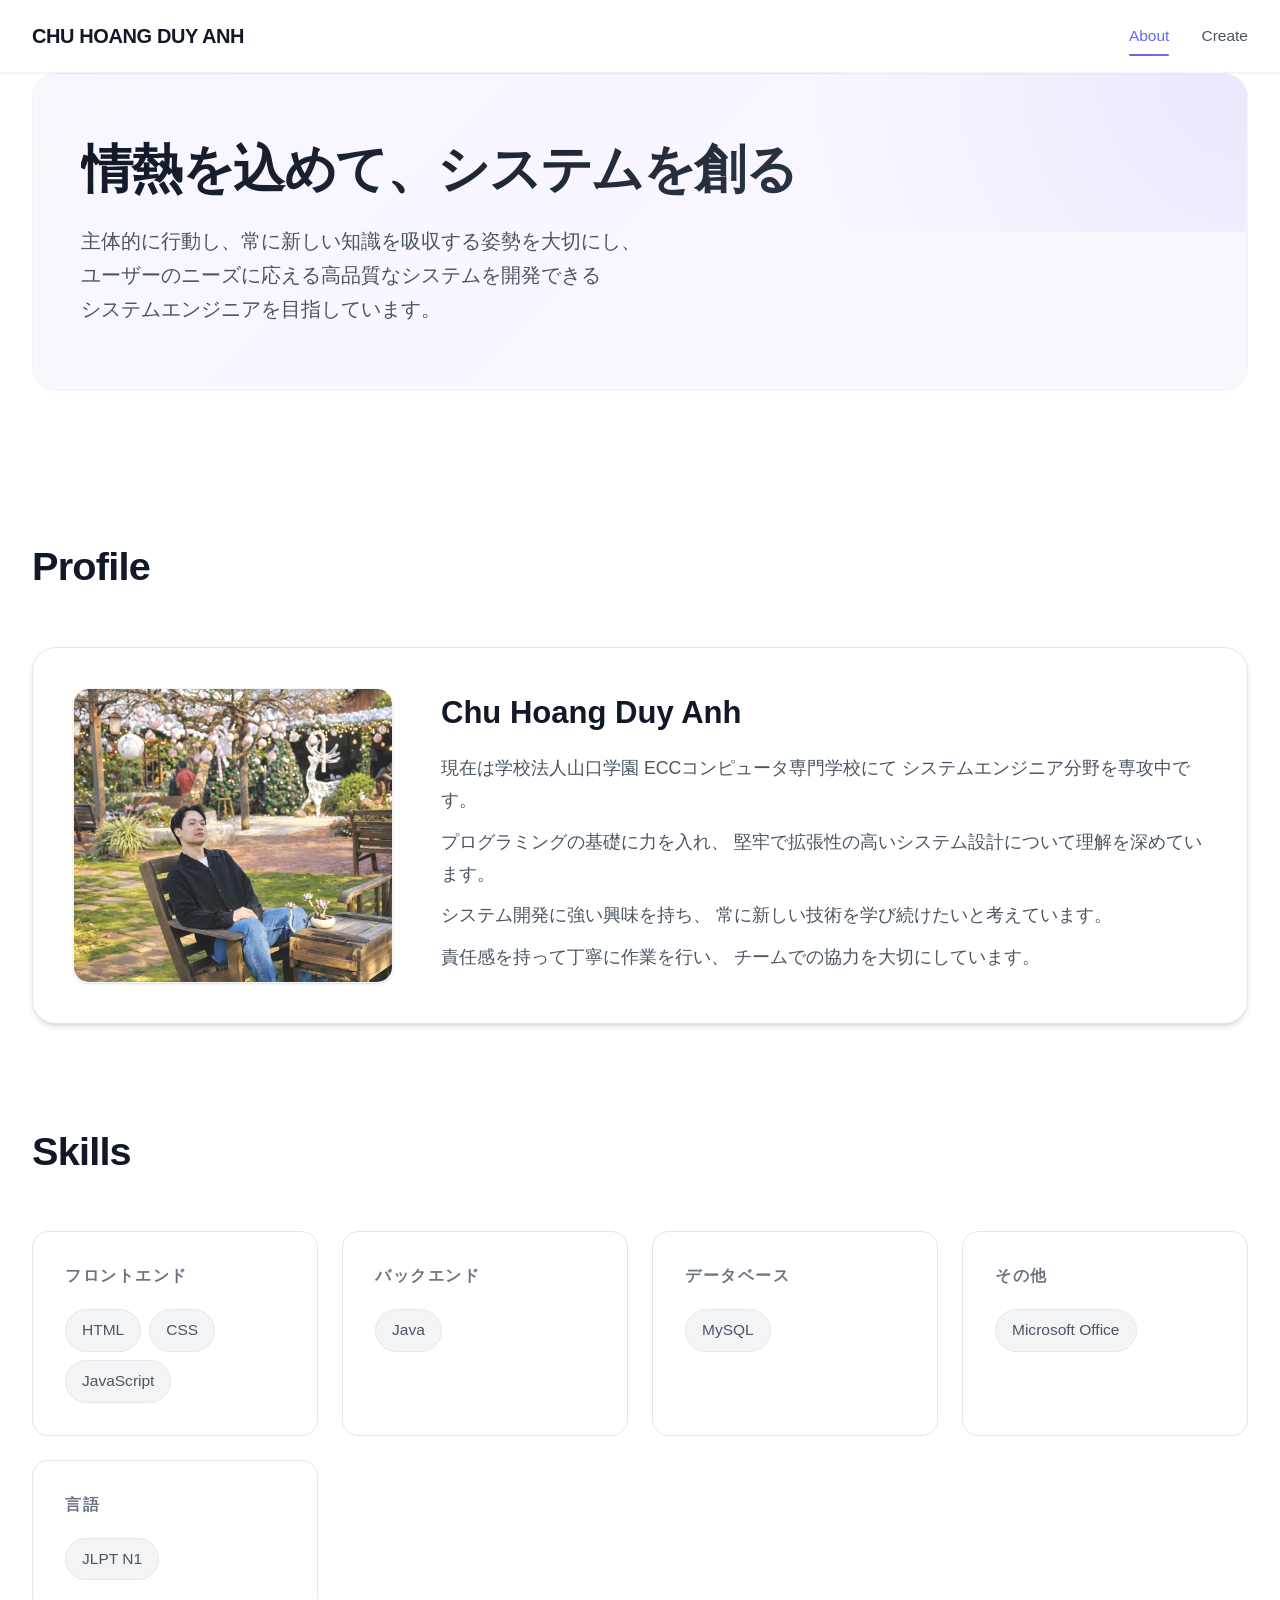
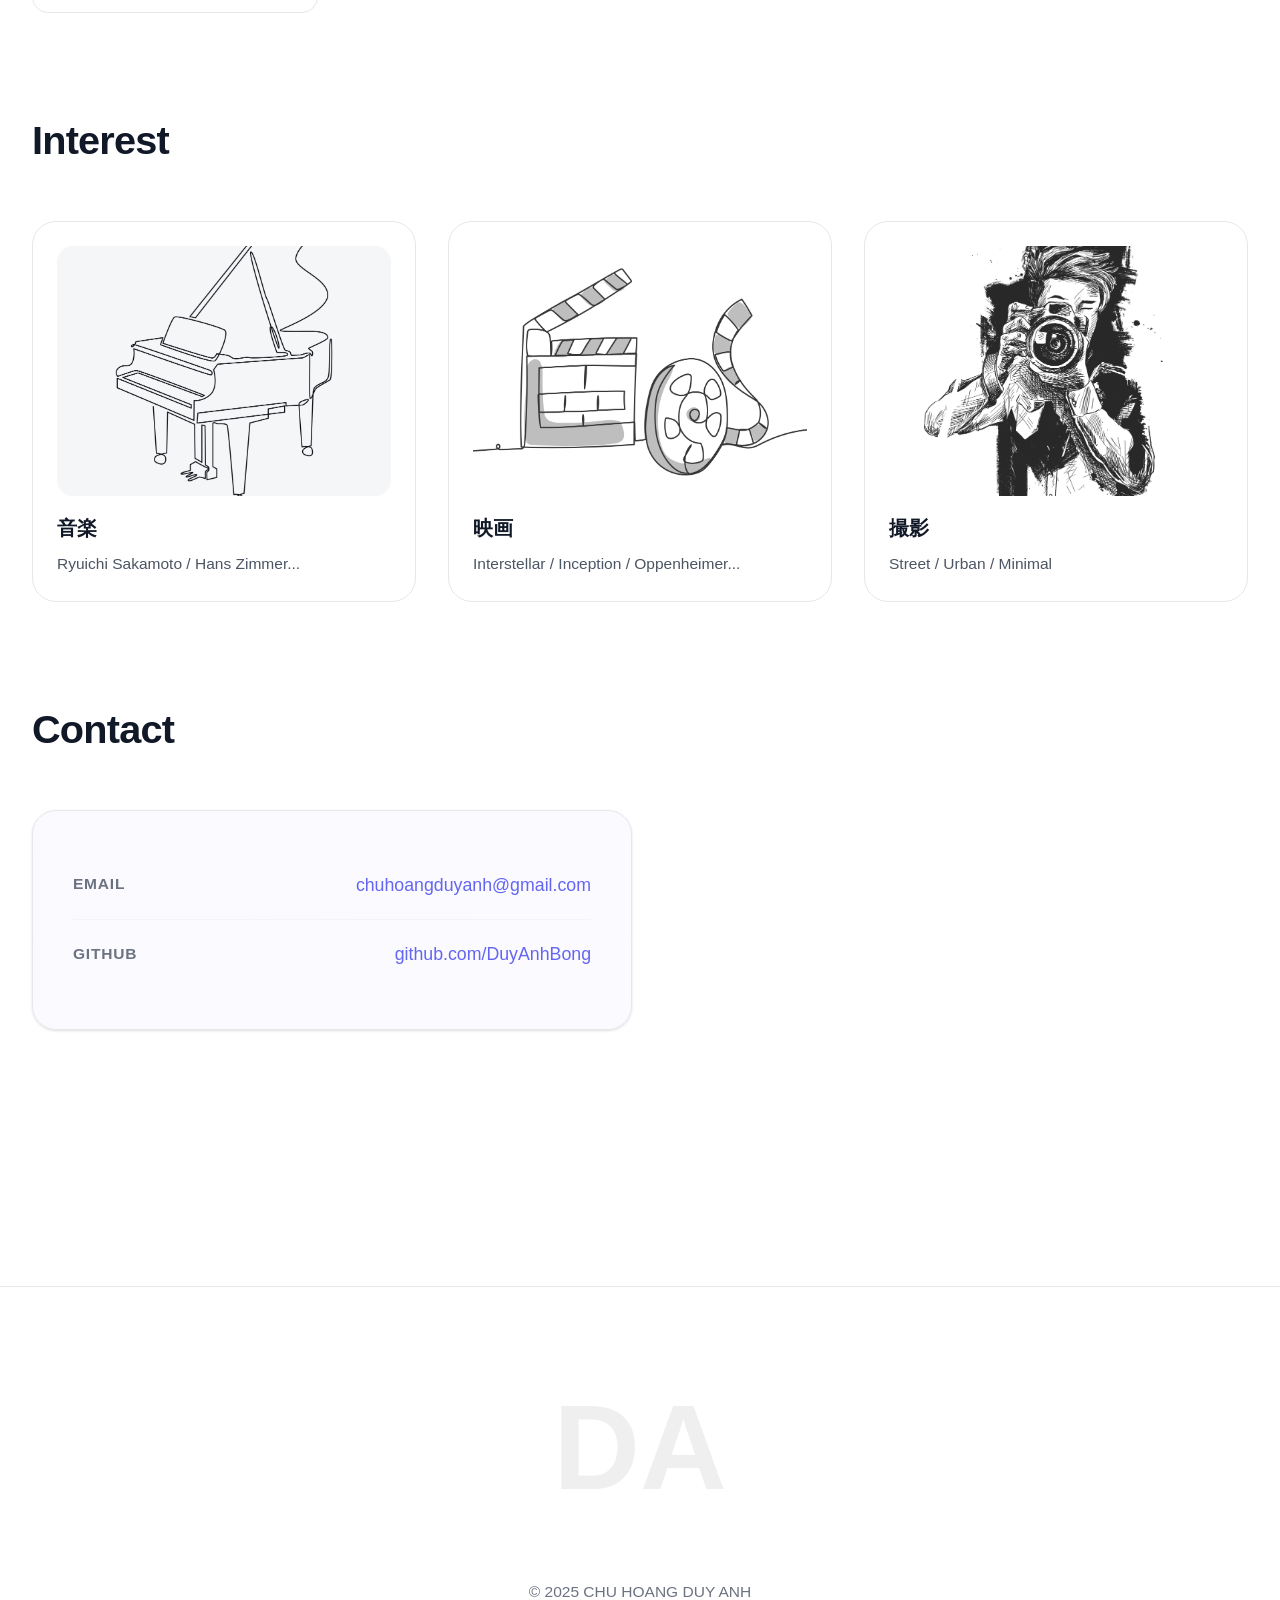
<file: index.html>
<!DOCTYPE html>
<html lang="ja">

<head>
    <meta charset="UTF-8">
    <meta name="viewport" content="width=device-width, initial-scale=1.0">
    <title>Chu Hoang Duy Anh - Portfolio</title>
    <link rel="stylesheet" href="./styles/style.css">
</head>

<body>
    <!-- Header -->
    <header class="header">
        <div class="container">
            <div class="logo">CHU HOANG DUY ANH</div>
            <nav class="nav">
                <a href="index.html" class="active">About</a>
                <a href="create.html">Create</a>
            </nav>
        </div>
    </header>

    <!-- HERO MESSAGE -->
    <section class="hero-message">
        <div class="container">
            <div class="hero-box">
                <div class="hero-anim" id="heroAnim">
                    <div class="hero-head">
                        情熱を込めて、システムを創る
                    </div>

                    <p class="hero-desc">
                        主体的に行動し、常に新しい知識を吸収する姿勢を大切にし、<br>
                        ユーザーのニーズに応える高品質なシステムを開発できる<br>
                        システムエンジニアを目指しています。
                    </p>
                </div>
            </div>
        </div>
    </section>


    <!-- Main Content -->
    <main class="main-content">
        <div class="container">

            <!-- Profile Section -->
            <section class="section profile-section">
                <h1 class="section-title">Profile</h1>

                <div class="profile-content">
                    <div class="profile-image">
                        <img src="./images/chuhoangduyanh_daily.jpg" alt="Profile Photo">
                    </div>

                    <div class="profile-text">
                        <h2 class="name">Chu Hoang Duy Anh</h2>
                        <p class="bio">
                            現在は学校法人山口学園 ECCコンピュータ専門学校にて
                            システムエンジニア分野を専攻中です。
                        </p>

                        <p class="bio">
                            プログラミングの基礎に力を入れ、
                            堅牢で拡張性の高いシステム設計について理解を深めています。
                        </p>

                        <p class="bio">
                            システム開発に強い興味を持ち、
                            常に新しい技術を学び続けたいと考えています。
                        </p>

                        <p class="bio">
                            責任感を持って丁寧に作業を行い、
                            チームでの協力を大切にしています。
                        </p>
                    </div>
                </div>
            </section>

            <!-- Skill Section -->
            <section class="section values-section">
                <h2 class="section-title">Skills</h2>
                <div class="skills-grid">
                    <div class="skill-card">
                        <h3 class="skill-title">フロントエンド</h3>
                        <div class="skill-tags">
                            <span class="skill-tag">HTML</span>
                            <span class="skill-tag">CSS</span>
                            <span class="skill-tag">JavaScript</span>
                        </div>
                    </div>
                    <div class="skill-card">
                        <h3 class="skill-title">バックエンド</h3>
                        <div class="skill-tags">
                            <span class="skill-tag">Java</span>
                        </div>
                    </div>
                    <div class="skill-card">
                        <h3 class="skill-title">データベース</h3>
                        <div class="skill-tags">
                            <span class="skill-tag">MySQL</span>
                        </div>
                    </div>
                    <div class="skill-card">
                        <h3 class="skill-title">その他</h3>
                        <div class="skill-tags">
                            <span class="skill-tag">Microsoft Office</span>
                        </div>
                    </div>
                    <div class="skill-card">
                        <h3 class="skill-title">言語</h3>
                        <div class="skill-tags">
                            <span class="skill-tag">JLPT N1</span>
                        </div>
                    </div>
                </div>
            </section>
            <section class="section interest-section">
                <h2 class="section-title">Interest</h2>
                <div class="interest-grid">

                    <div class="interest-card">
                        <img src="./images/music.jpg" alt="Music">
                        <h3>音楽</h3>
                        <p>Ryuichi Sakamoto / Hans Zimmer...</p>
                    </div>

                    <div class="interest-card">
                        <img src="./images/movie.jpg" alt="Movies">
                        <h3>映画</h3>
                        <p>Interstellar / Inception / Oppenheimer...</p>
                    </div>

                    <div class="interest-card">
                        <img src="./images/photo.webp" alt="Photography">
                        <h3>撮影</h3>
                        <p>Street / Urban / Minimal</p>
                    </div>
                </div>
            </section>
            <section class="section contact-section">
                <h2 class="section-title">Contact</h2>
                <div class="contact-card">
                    <div class="contact-item">
                        <span class="contact-label">Email</span>
                        <a href="mailto:chuhoangduyanh@gmail.com">chuhoangduyanh@gmail.com</a>
                    </div>
                    <div class="contact-item">
                        <span class="contact-label">GitHub</span>
                        <a href="https://github.com/DuyAnhBong" target="_blank">
                            github.com/DuyAnhBong
                        </a>
                    </div>
                </div>
            </section>
        </div>
    </main>

    <!-- Footer -->
    <footer class="footer">
        <div class="container">
            <div class="footer-logo">
                <svg width="192" height="181" viewBox="0 0 192 181" fill="none" xmlns="http://www.w3.org/2000/svg">
                    <text x="50%" y="50%" dominant-baseline="middle" text-anchor="middle" fill="#D9D9D9" font-size="120"
                        font-weight="bold">DA</text>
                </svg>
            </div>
            <p class="copyright">© 2025 CHU HOANG DUY ANH</p>
        </div>
    </footer>
    <!-- Scroll to Top Button -->
    <button class="scroll-top" id="scrollTop" type="button">
        <span class="scroll-text">Page Top</span>
            <svg width="28" height="71" viewBox="0 0 28 71" fill="none" xmlns="http://www.w3.org/2000/svg">
                <line x1="14" y1="1" x2="14" y2="71" stroke="currentColor" />
                <path d="M14 1L7 8M14 1L21 8" stroke="currentColor" fill="none" />
            </svg>
    </button>
    <script src="./js/script.js"></script>
</body>

</html>
</file>
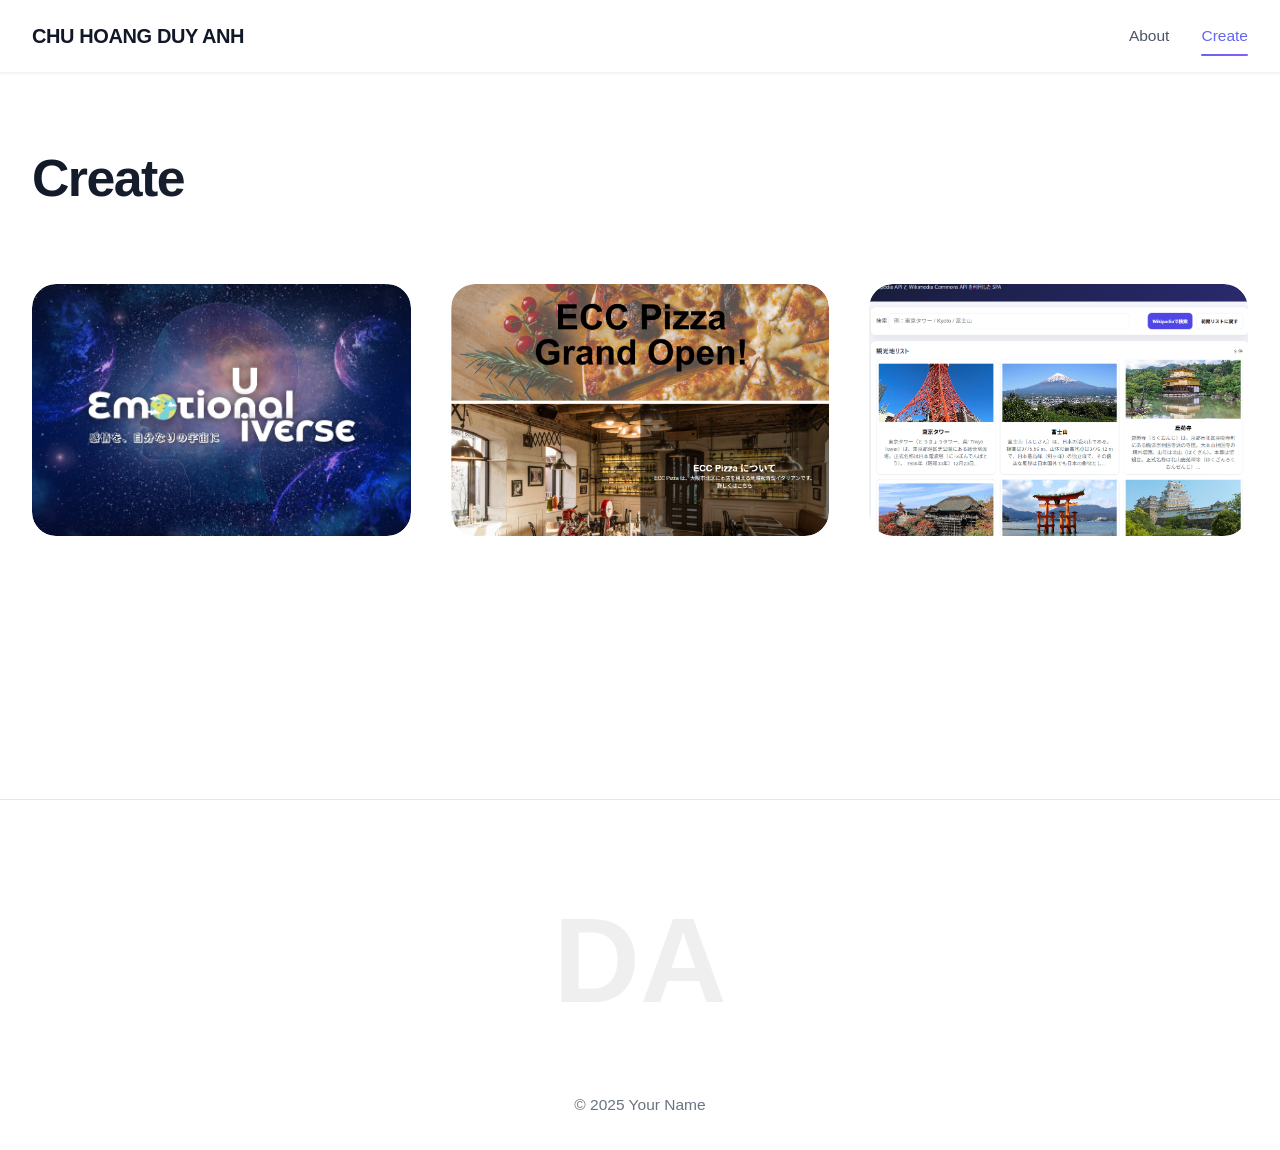
<file: create.html>
<!DOCTYPE html>
<html lang="ja">
<head>
    <meta charset="UTF-8">
    <meta name="viewport" content="width=device-width, initial-scale=1.0">
    <title>Create - Chu Hoang Duy Anh Portfolio</title>
    <link rel="stylesheet" href="./styles/style.css">
</head>
<body>
    <!-- Header -->
    <header class="header">
        <div class="container">
            <div class="logo">CHU HOANG DUY ANH</div>
            <nav class="nav">
                <a href="index.html">About</a>
                <a href="create.html" class="active">Create</a>
            </nav>
        </div>
    </header>

    <!-- Main Content -->
    <main class="main-content works-page">
        <div class="container">
            
            <h1 class="page-title">Create</h1>

            <!-- Portfolio Grid -->
            <div class="portfolio-grid">
                
                <!-- Portfolio Item 1 -->
                <article class="portfolio-item">
                    <a href="https://emoverse.web.app/" class="portfolio-link">
                        <div class="portfolio-image">
                            <img src="./images/emoverse.webp" alt="Project 1">
                        </div>
                        <div class="portfolio-info">
                            <h3 class="portfolio-title">Emotional Universe</h3>
                            <p class="portfolio-category">Web Application</p>
                        </div>
                    </a>
                </article>

                <!-- Portfolio Item 2 -->
                <article class="portfolio-item">
                    <a href="http://101.110.63.219:8080/chu_duyanh/ECCPizza" class="portfolio-link">
                        <div class="portfolio-image">
                            <img src="./images/eccpizza.png" alt="Project 2">
                        </div>
                        <div class="portfolio-info">
                            <h3 class="portfolio-title">ECC Pizza</h3>
                            <p class="portfolio-category">Web Application</p>
                        </div>
                    </a>
                </article>

                <!-- Portfolio Item 3 -->
                <article class="portfolio-item">
                    <a href="https://click.ecc.ac.jp/ecc/chu_duyanh/webfront2/touristview/" class="portfolio-link">
                        <div class="portfolio-image">
                            <img src="./images/tourist.png" alt="Project 3">
                        </div>
                        <div class="portfolio-info">
                            <h3 class="portfolio-title">Japan Tourist</h3>
                            <p class="portfolio-category">SPA</p>
                        </div>
                    </a>
                </article>
            </div>

        </div>
    </main>

    <!-- Footer -->
    <footer class="footer">
        <div class="container">
            <div class="footer-logo">
                <svg width="192" height="181" viewBox="0 0 192 181" fill="none" xmlns="http://www.w3.org/2000/svg">
                    <text x="50%" y="50%" dominant-baseline="middle" text-anchor="middle" fill="#D9D9D9" font-size="120" font-weight="bold">DA</text>
                </svg>
            </div>
            <p class="copyright">© 2025 Your Name</p>
        </div>
        
        <!-- Scroll to Top Button -->
        <button class="scroll-top" id="scrollTop">
            <span class="scroll-text">Page Top</span>
            <svg width="28" height="71" viewBox="0 0 28 71" fill="none" xmlns="http://www.w3.org/2000/svg">
                <line x1="14" y1="1" x2="14" y2="71" stroke="currentColor"/>
                <path d="M14 1L7 8M14 1L21 8" stroke="currentColor" fill="none"/>
            </svg>
        </button>
    </footer>

    <script src="./js/script.js"></script>
</body>
</html>
</file>
<file: styles/style.css>
*, *::before, *::after {
    margin: 0;
    padding: 0;
    box-sizing: border-box;
}

:root {
    --primary: #6366f1;           /* Indigo */
    --primary-light: #818cf8;
    --primary-dark: #4f46e5;
    
    --accent: #8b5cf6;            /* Purple */
    --accent-light: #a78bfa;
    
    --success: #10b981;           /* Green */
    --warning: #f59e0b;           /* Amber */
    
    /* Neutral Colors */
    --gray-50: #f9fafb;
    --gray-100: #f3f4f6;
    --gray-200: #e5e7eb;
    --gray-300: #d1d5db;
    --gray-400: #9ca3af;
    --gray-500: #6b7280;
    --gray-600: #4b5563;
    --gray-700: #374151;
    --gray-800: #1f2937;
    --gray-900: #111827;
    
    /* Semantic Colors */
    --text-primary: var(--gray-900);
    --text-secondary: var(--gray-600);
    --text-tertiary: var(--gray-500);
    
    --bg-primary: #ffffff;
    --bg-secondary: var(--gray-50);
    --bg-tertiary: var(--gray-100);
    
    --border: var(--gray-200);
    --border-light: var(--gray-100);
    
    /* Shadows */
    --shadow-sm: 0 1px 2px 0 rgb(0 0 0 / 0.05);
    --shadow: 0 1px 3px 0 rgb(0 0 0 / 0.1), 0 1px 2px -1px rgb(0 0 0 / 0.1);
    --shadow-md: 0 4px 6px -1px rgb(0 0 0 / 0.1), 0 2px 4px -2px rgb(0 0 0 / 0.1);
    --shadow-lg: 0 10px 15px -3px rgb(0 0 0 / 0.1), 0 4px 6px -4px rgb(0 0 0 / 0.1);
    --shadow-xl: 0 20px 25px -5px rgb(0 0 0 / 0.1), 0 8px 10px -6px rgb(0 0 0 / 0.1);
    
    /* Typography */
    --font-sans: -apple-system, BlinkMacSystemFont, "Segoe UI", Roboto, "Helvetica Neue", Arial, sans-serif;
    --font-mono: ui-monospace, SFMono-Regular, "SF Mono", Monaco, Consolas, monospace;
    
    /* Font Sizes - Fluid Typography */
    --text-xs: clamp(0.75rem, 0.7rem + 0.2vw, 0.875rem);
    --text-sm: clamp(0.875rem, 0.85rem + 0.15vw, 1rem);
    --text-base: clamp(1rem, 0.95rem + 0.2vw, 1.125rem);
    --text-lg: clamp(1.125rem, 1.05rem + 0.3vw, 1.25rem);
    --text-xl: clamp(1.25rem, 1.15rem + 0.4vw, 1.5rem);
    --text-2xl: clamp(1.5rem, 1.3rem + 0.8vw, 2rem);
    --text-3xl: clamp(1.875rem, 1.6rem + 1.1vw, 2.5rem);
    --text-4xl: clamp(2.25rem, 1.8rem + 1.8vw, 3.5rem);
    
    /* Spacing Scale */
    --space-1: 0.25rem;
    --space-2: 0.5rem;
    --space-3: 0.75rem;
    --space-4: 1rem;
    --space-5: 1.25rem;
    --space-6: 1.5rem;
    --space-8: 2rem;
    --space-10: 2.5rem;
    --space-12: 3rem;
    --space-16: 4rem;
    --space-20: 5rem;
    --space-24: 6rem;
    
    /* Border Radius */
    --radius-sm: 0.375rem;
    --radius: 0.5rem;
    --radius-md: 0.75rem;
    --radius-lg: 1rem;
    --radius-xl: 1.5rem;
    --radius-full: 9999px;
    
    /* Transitions */
    --transition: all 0.3s cubic-bezier(0.4, 0, 0.2, 1);
    --transition-fast: all 0.15s cubic-bezier(0.4, 0, 0.2, 1);
    
    /* Layout */
    --container-width: 1280px;
    --content-width: 65ch;
}

/* ========================================
   Base Styles
   ======================================== */
html {
    scroll-behavior: smooth;
    -webkit-font-smoothing: antialiased;
    -moz-osx-font-smoothing: grayscale;
}

body {
    font-family: var(--font-sans);
    font-size: var(--text-base);
    line-height: 1.6;
    color: var(--text-primary);
    background: var(--bg-primary);
}

img {
    max-width: 100%;
    height: auto;
    display: block;
}

a {
    color: inherit;
    text-decoration: none;
    transition: var(--transition-fast);
}

button {
    font-family: inherit;
    cursor: pointer;
}

/* ========================================
   Container
   ======================================== */
.container {
    max-width: var(--container-width);
    margin: 0 auto;
    padding: 0 var(--space-6);
}

@media (min-width: 768px) {
    .container {
        padding: 0 var(--space-8);
    }
}

/* ========================================
   Header
   ======================================== */
.header {
    position: sticky;
    top: 0;
    z-index: 50;
    backdrop-filter: blur(12px) saturate(180%);
    background: rgba(255, 255, 255, 0.8);
    border-bottom: 1px solid var(--border-light);
    box-shadow: var(--shadow-sm);
}

.header .container {
    display: flex;
    justify-content: space-between;
    align-items: center;
    height: 4.5rem;
}

.logo {
    font-size: var(--text-lg);
    font-weight: 700;
    letter-spacing: -0.02em;
    background: linear-gradient(135deg, var(--gray-900) 0%, var(--gray-900) 100%);
    -webkit-background-clip: text;
    -webkit-text-fill-color: transparent;
    background-clip: text;
}

.nav {
    display: flex;
    gap: var(--space-8);
}

.nav a {
    position: relative;
    font-size: var(--text-sm);
    font-weight: 500;
    color: var(--text-secondary);
    padding: var(--space-2) 0;
    transition: var(--transition-fast);
}

.nav a:hover {
    color: var(--primary);
}

.nav a.active {
    color: var(--primary);
}

.nav a.active::after {
    content: '';
    position: absolute;
    bottom: 0;
    left: 0;
    right: 0;
    height: 2px;
    background: linear-gradient(90deg, var(--primary), var(--accent));
    border-radius: var(--radius-full);
}

/* ========================================
   Hero Section
   ======================================== */
.hero-message {
    margin-bottom: var(--space-20);
}

.hero-box {
    position: relative;
    background: linear-gradient(135deg, 
        rgba(99, 102, 241, 0.05) 0%, 
        rgba(139, 92, 246, 0.05) 100%
    );
    border: 1px solid var(--border-light);
    border-radius: var(--radius-xl);
    padding: var(--space-16) var(--space-12);
    overflow: hidden;
}

.hero-box::before {
    content: '';
    position: absolute;
    top: -50%;
    right: -50%;
    width: 100%;
    height: 100%;
    background: radial-gradient(circle, rgba(99, 102, 241, 0.1) 0%, transparent 70%);
    pointer-events: none;
}

.hero-anim {
    position: relative;
    z-index: 1;
    opacity: 0;
    transform: translateY(20px);
    animation: fadeInUp 0.8s cubic-bezier(0.4, 0, 0.2, 1) forwards;
    animation-delay: 0.2s;
}

@keyframes fadeInUp {
    to {
        opacity: 1;
        transform: translateY(0);
    }
}

.hero-head {
    font-size: var(--text-4xl);
    font-weight: 700;
    line-height: 1.2;
    letter-spacing: -0.03em;
    margin-bottom: var(--space-6);
    background: linear-gradient(135deg, var(--gray-900) 0%, var(--gray-700) 100%);
    -webkit-background-clip: text;
    -webkit-text-fill-color: transparent;
    background-clip: text;
}

.hero-desc {
    font-size: var(--text-lg);
    line-height: 1.7;
    color: var(--text-secondary);
    max-width: none;
}

/* ========================================
   Main Content
   ======================================== */
.main-content {
    min-height: 70vh;
    padding: var(--space-16) 0;
}

.section {
    margin-bottom: var(--space-24);
}

.section-title {
    font-size: var(--text-3xl);
    font-weight: 700;
    letter-spacing: -0.02em;
    margin-bottom: var(--space-12);
    color: var(--gray-900);
}

/* ========================================
   Profile Section
   ======================================== */
.profile-content {
    display: grid;
    grid-template-columns: 320px 1fr;
    gap: var(--space-12);
    background: var(--bg-primary);
    border: 1px solid var(--border);
    border-radius: var(--radius-xl);
    padding: var(--space-10);
    box-shadow: var(--shadow-md);
    transition: var(--transition);
}

.profile-content:hover {
    box-shadow: var(--shadow-lg);
}

.profile-image img {
    width: 100%;
    border-radius: var(--radius-lg);
    border: 1px solid var(--border-light);
    box-shadow: var(--shadow);
}

.name {
    font-size: var(--text-2xl);
    font-weight: 700;
    margin-bottom: var(--space-4);
    color: var(--gray-900);
}

.bio {
    font-size: var(--text-base);
    line-height: 1.8;
    color: var(--text-secondary);
    margin-bottom: 0.6rem;
}

.bio:last-child {
    margin-bottom: 0;
}

/* ========================================
   Skills
   ======================================== */
.skills-grid {
    display: grid;
    grid-template-columns: repeat(auto-fit, minmax(280px, 1fr));
    gap: var(--space-6);
}

.skill-card {
    position: relative;
    background: var(--bg-primary);
    border: 1px solid var(--border);
    border-radius: var(--radius-lg);
    padding: var(--space-8);
    transition: var(--transition);
    overflow: hidden;
}

.skill-card::before {
    content: '';
    position: absolute;
    top: 0;
    left: 0;
    right: 0;
    height: 3px;
    background: linear-gradient(90deg, var(--primary), var(--accent));
    opacity: 0;
    transition: var(--transition);
}

.skill-card:hover {
    border-color: var(--primary);
    box-shadow: var(--shadow-lg);
    transform: translateY(-4px);
}

.skill-card:hover::before {
    opacity: 1;
}

.skill-title {
    font-size: var(--text-sm);
    font-weight: 700;
    letter-spacing: 0.1em;
    text-transform: uppercase;
    color: var(--text-tertiary);
    margin-bottom: var(--space-5);
}

.skill-tags {
    display: flex;
    flex-wrap: wrap;
    gap: var(--space-2);
}

.skill-tag {
    display: inline-flex;
    align-items: center;
    padding: var(--space-2) var(--space-4);
    background: var(--gray-100);
    border: 1px solid var(--border);
    border-radius: var(--radius-full);
    font-size: var(--text-sm);
    font-weight: 500;
    color: var(--text-secondary);
    transition: var(--transition-fast);
}

.skill-tag:hover {
    background: linear-gradient(135deg, var(--primary), var(--accent));
    color: white;
    border-color: transparent;
    transform: translateY(-2px);
    box-shadow: var(--shadow);
}

/* ========================================
   Interest
   ======================================== */
.interest-grid {
    display: grid;
    grid-template-columns: repeat(auto-fit, minmax(300px, 1fr));
    gap: var(--space-8);
}

.interest-card {
    position: relative;
    background: var(--bg-primary);
    border: 1px solid var(--border);
    border-radius: var(--radius-xl);
    padding: var(--space-6);
    transition: var(--transition);
    overflow: hidden;
}

.interest-card:hover {
    box-shadow: var(--shadow-xl);
    transform: translateY(-8px);
}

.interest-card img {
    width: 100%;
    aspect-ratio: 4/3;
    object-fit: cover;
    border-radius: var(--radius-lg);
    margin-bottom: var(--space-4);
    transition: var(--transition);
}

.interest-card:hover img {
    transform: scale(1.05);
}

.interest-card h3 {
    font-size: var(--text-lg);
    font-weight: 700;
    margin-bottom: var(--space-2);
    color: var(--gray-900);
}

.interest-card p {
    font-size: var(--text-sm);
    color: var(--text-secondary);
    line-height: 1.6;
}

/* ========================================
   Contact
   ======================================== */
.contact-card {
    background: linear-gradient(135deg, 
        rgba(99, 102, 241, 0.03) 0%, 
        rgba(139, 92, 246, 0.03) 100%
    );
    border: 1px solid var(--border);
    border-radius: var(--radius-xl);
    padding: var(--space-10);
    max-width: 600px;
    box-shadow: var(--shadow);
}

.contact-item {
    display: flex;
    justify-content: space-between;
    align-items: center;
    padding: var(--space-5) 0;
    border-bottom: 1px solid var(--border-light);
}

.contact-item:last-child {
    border-bottom: none;
}

.contact-label {
    font-size: var(--text-sm);
    font-weight: 600;
    letter-spacing: 0.05em;
    text-transform: uppercase;
    color: var(--text-tertiary);
}

.contact-item a {
    font-size: var(--text-base);
    font-weight: 500;
    color: var(--primary);
    transition: var(--transition-fast);
}

.contact-item a:hover {
    color: var(--accent);
    text-decoration: underline;
}

/* ========================================
   Portfolio Grid - Create Page
   ======================================== */
.page-title {
    font-size: var(--text-4xl);
    font-weight: 700;
    letter-spacing: -0.03em;
    margin-bottom: var(--space-16);
    background: linear-gradient(135deg, var(--gray-900) 0%, var(--gray-700) 100%);
    -webkit-background-clip: text;
    -webkit-text-fill-color: transparent;
    background-clip: text;
}

.portfolio-grid {
    display: grid;
    grid-template-columns: repeat(auto-fill, minmax(350px, 1fr));
    gap: var(--space-10);
}

.portfolio-item {
    position: relative;
    border-radius: var(--radius-xl);
    overflow: hidden;
    transition: var(--transition);
}

.portfolio-link {
    display: block;
}

.portfolio-image {
    position: relative;
    overflow: hidden;
    border-radius: var(--radius-xl);
    background: var(--gray-100);
}

.portfolio-image::before {
    content: '';
    position: absolute;
    top: 0;
    left: 0;
    right: 0;
    bottom: 0;
    background: linear-gradient(180deg, transparent 0%, rgba(0,0,0,0.7) 100%);
    opacity: 0;
    transition: var(--transition);
    z-index: 1;
}

.portfolio-item:hover .portfolio-image::before {
    opacity: 1;
}

.portfolio-image img {
    width: 100%;
    aspect-ratio: 3/2;
    object-fit: cover;
    transition: var(--transition);
}

.portfolio-item:hover .portfolio-image img {
    transform: scale(1.1);
}

.portfolio-info {
    position: absolute;
    bottom: 0;
    left: 0;
    right: 0;
    padding: var(--space-8);
    z-index: 2;
    transform: translateY(100%);
    transition: var(--transition);
}

.portfolio-item:hover .portfolio-info {
    transform: translateY(0);
}

.portfolio-title {
    font-size: var(--text-xl);
    font-weight: 700;
    color: white;
    margin-bottom: var(--space-2);
}

.portfolio-category {
    font-size: var(--text-sm);
    font-weight: 500;
    color: rgba(255, 255, 255, 0.8);
    text-transform: uppercase;
    letter-spacing: 0.05em;
}

/* ========================================
   Footer
   ======================================== */
.footer {
    border-top: 1px solid var(--border);
    padding: var(--space-20) 0 var(--space-8);
    margin-top: var(--space-24);
}

.footer-logo {
    text-align: center;
    margin-bottom: var(--space-6);
    opacity: 0.4;
    transition: var(--transition-fast);
}

.footer-logo:hover {
    opacity: 0.7;
}

.footer-logo svg {
    margin: 0 auto;
}

.copyright {
    text-align: center;
    font-size: var(--text-sm);
    color: var(--text-tertiary);
}

/* ========================================
   Scroll to Top
   ======================================== */
.scroll-top {
    position: fixed;
    bottom: var(--space-8);
    right: var(--space-8);
    width: 56px;
    height: 100px;
    display: flex;
    flex-direction: column;
    align-items: center;
    justify-content: center;
    gap: var(--space-2);
    background: var(--primary);
    color: #ffffff;
    border: none;
    border-radius: var(--radius-lg);
    box-shadow: var(--shadow-xl);
    opacity: 0;
    visibility: hidden;
    transition: var(--transition);
    z-index: 40;
    cursor: pointer;
}

.scroll-top.visible {
    opacity: 1;
    visibility: visible;
}

.scroll-top:hover {
    background: var(--primary-dark);
    transform: translateY(-4px);
    box-shadow: 0 25px 35px -5px rgb(0 0 0 / 0.2), 0 12px 15px -8px rgb(0 0 0 / 0.2);
}

.scroll-text {
    font-size: 0.625rem;
    font-weight: 700;
    letter-spacing: 0.1em;
    text-transform: uppercase;
    writing-mode: vertical-rl;
    text-orientation: mixed;
    color: #ffffff;
}

.scroll-top svg {
    width: 16px;
    height: auto;
    color: #ffffff;
}

/* ========================================
   Responsive - Tablet
   ======================================== */
@media (max-width: 968px) {
    .profile-content {
        grid-template-columns: 300px 1fr;
        gap: var(--space-8);
        padding: var(--space-8);
    }
    
    .portfolio-grid {
        grid-template-columns: repeat(auto-fill, minmax(300px, 1fr));
        gap: var(--space-8);
    }
}

/* ========================================
   Responsive - Mobile
   ======================================== */
@media (max-width: 768px) {
    .header .container {
        height: 4rem;
    }
    
    .logo {
        font-size: var(--text-base);
    }
    
    .nav {
        gap: var(--space-6);
    }
    
    .nav a {
        font-size: var(--text-xs);
    }
    
    .hero-box {
        padding: var(--space-12) var(--space-6);
    }
    
    .profile-content {
        grid-template-columns: 1fr;
        gap: var(--space-6);
        padding: var(--space-6);
    }
    
    .profile-image {
        max-width: 240px;
        margin: 0 auto;
    }
    
    .name {
        text-align: center;
    }
    
    .skills-grid {
        grid-template-columns: 1fr;
        gap: var(--space-4);
    }
    
    .skill-card {
        padding: var(--space-6);
    }
    
    .interest-grid {
        grid-template-columns: 1fr;
        gap: var(--space-6);
    }
    
    .contact-card {
        padding: var(--space-6);
    }
    
    .contact-item {
        flex-direction: column;
        align-items: flex-start;
        gap: var(--space-2);
    }
    
    .portfolio-grid {
        grid-template-columns: 1fr;
        gap: var(--space-6);
    }
    
    .scroll-top {
        width: 48px;
        height: 100px;
        bottom: var(--space-6);
        right: var(--space-6);
    }
}

/* ========================================
   Reduced Motion
   ======================================== */
@media (prefers-reduced-motion: reduce) {
    *,
    *::before,
    *::after {
        animation-duration: 0.01ms !important;
        animation-iteration-count: 1 !important;
        transition-duration: 0.01ms !important;
    }
}
</file>
